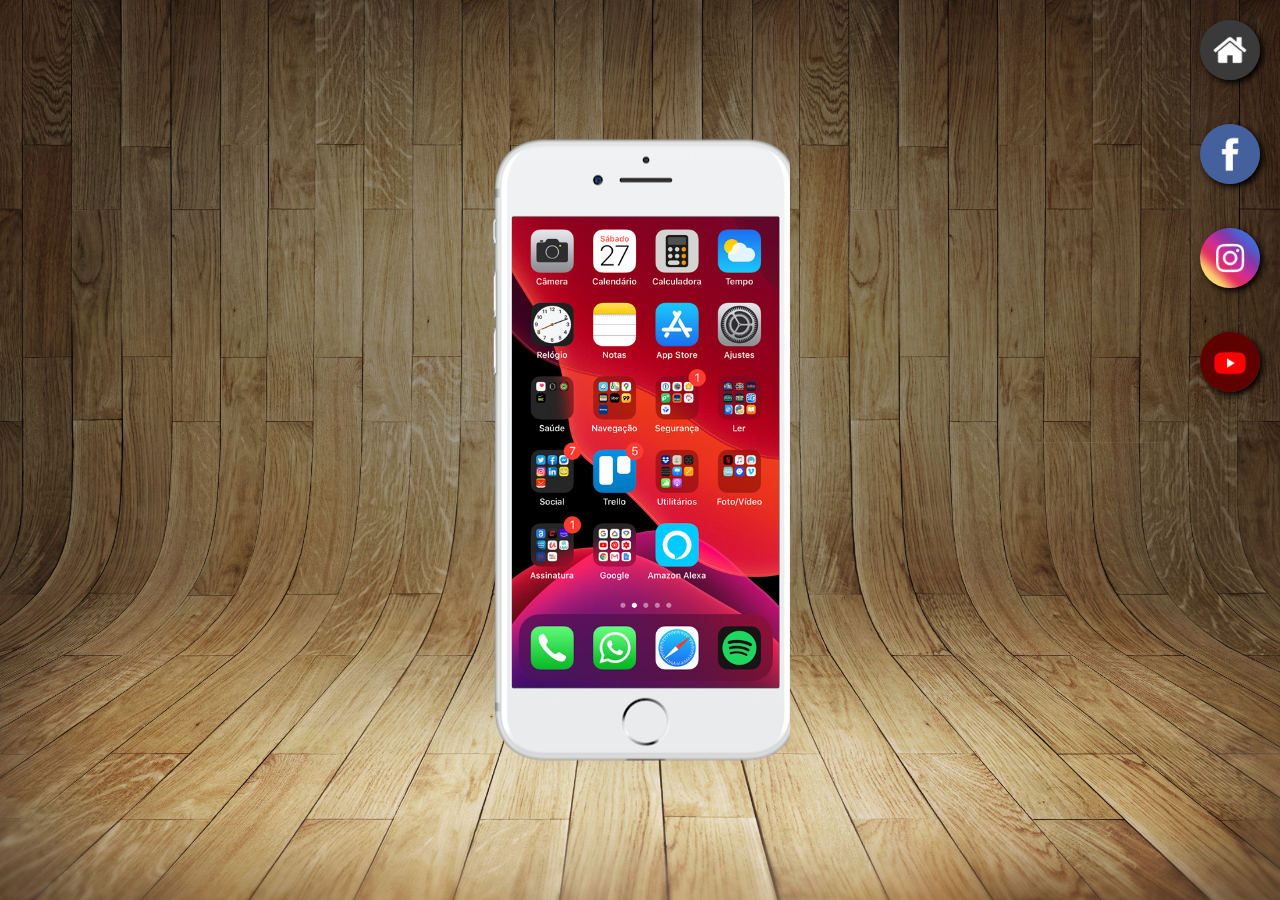
<file: index.html>
<!DOCTYPE html>
<html lang="pt-br">
<head>
    <meta charset="UTF-8">
    <meta name="viewport" content="width=device-width, initial-scale=1.0">
    <title>Portifilo-leo</title>
    <link rel="stylesheet" href="estilos/style.css">
    <link rel="shortcut icon" href="imagens/favicon.ico" type="image/x-icon">
</head>
<body>
    <main>
        <section id="telefone">
          <iframe src="home.html" name="tela" id="tela" frameborder="0"></iframe> 
        </section>
        <section id="rede-sociais">
            <a href="home.html" target="tela"><img src="imagens/logo-home.jpg" alt="home"></a><br>
            <a href="facebook.html" target="tela"><img src="imagens/logo-facebook.jpg" alt="logo-facebook"></a><br>
            <a href="instagram.html" target="tela"><img src="imagens/logo-instagram.jpg" alt="Instagram"></a><br>
            <a href="youtube.html" target="tela"><img src="imagens/logo-youtube.jpg" alt="Youtube"></a>
           
        </section>
    </main>
</body>
</html>
</file>
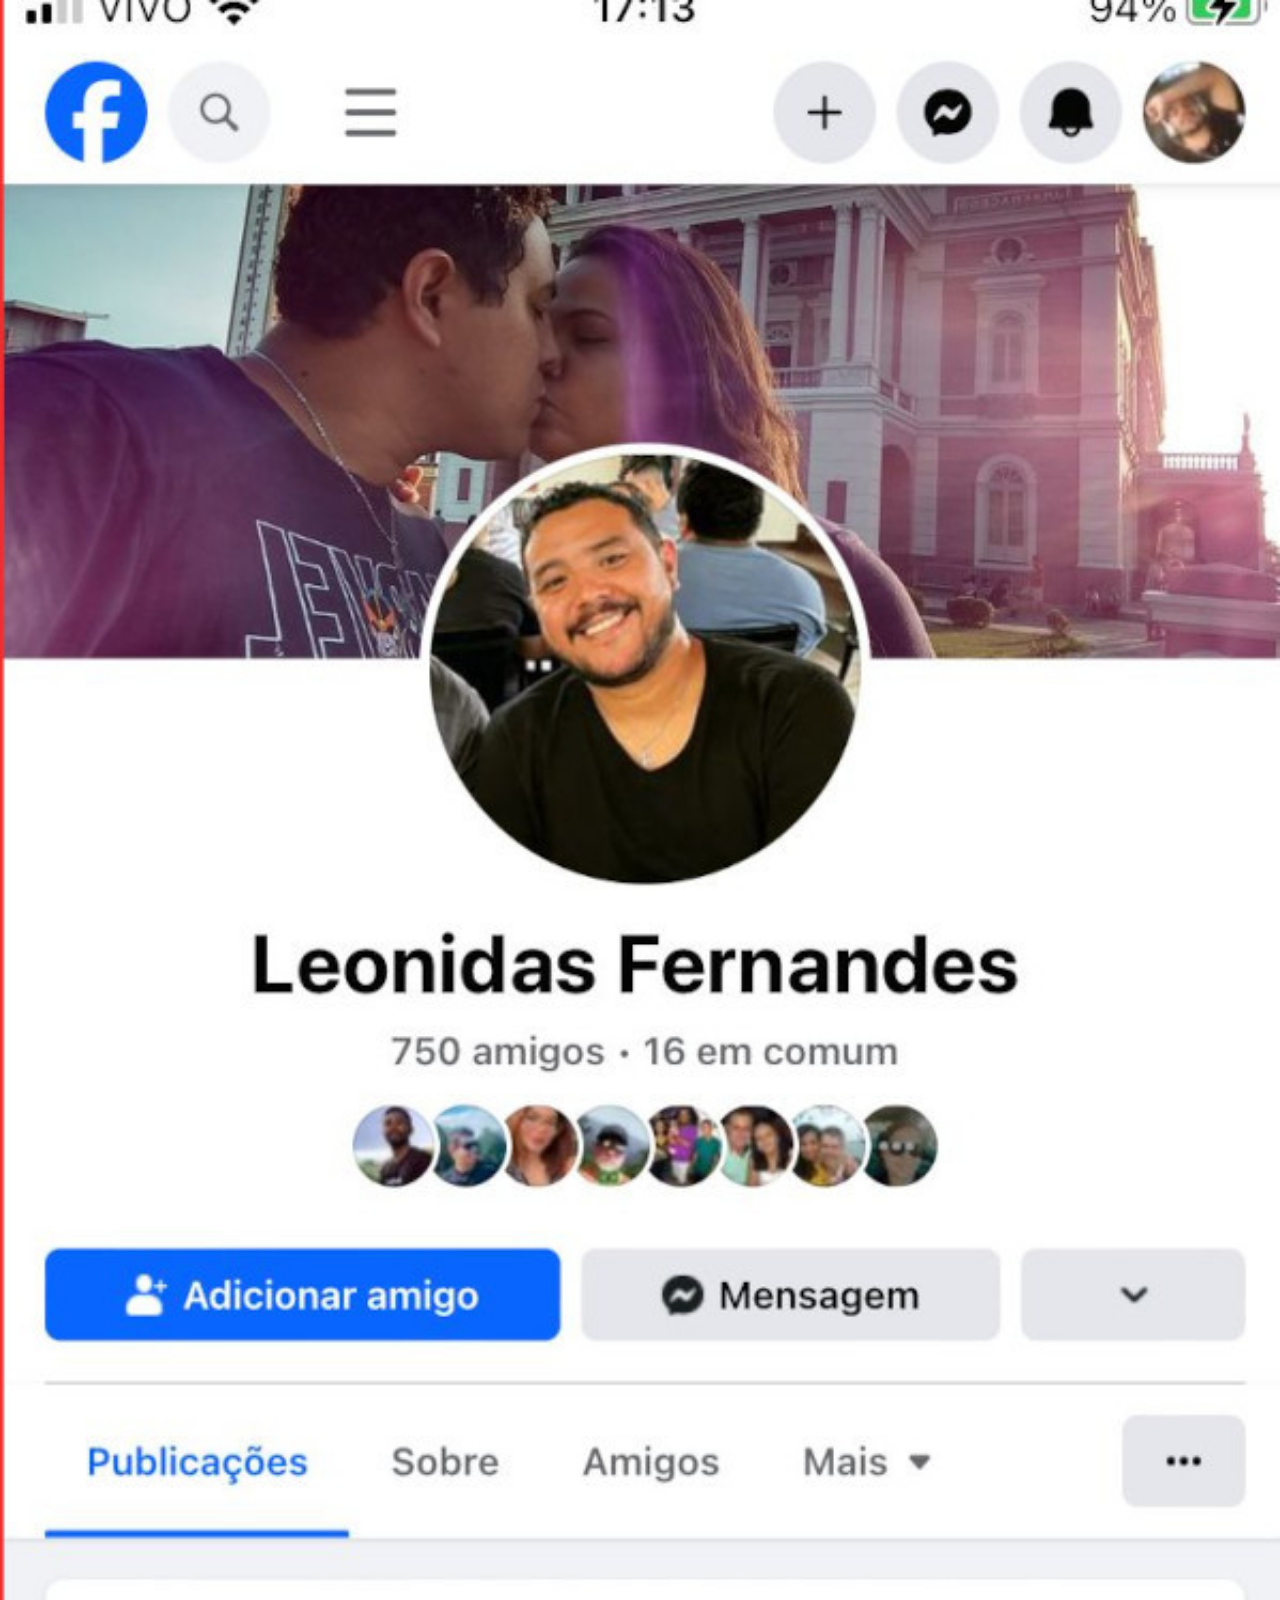
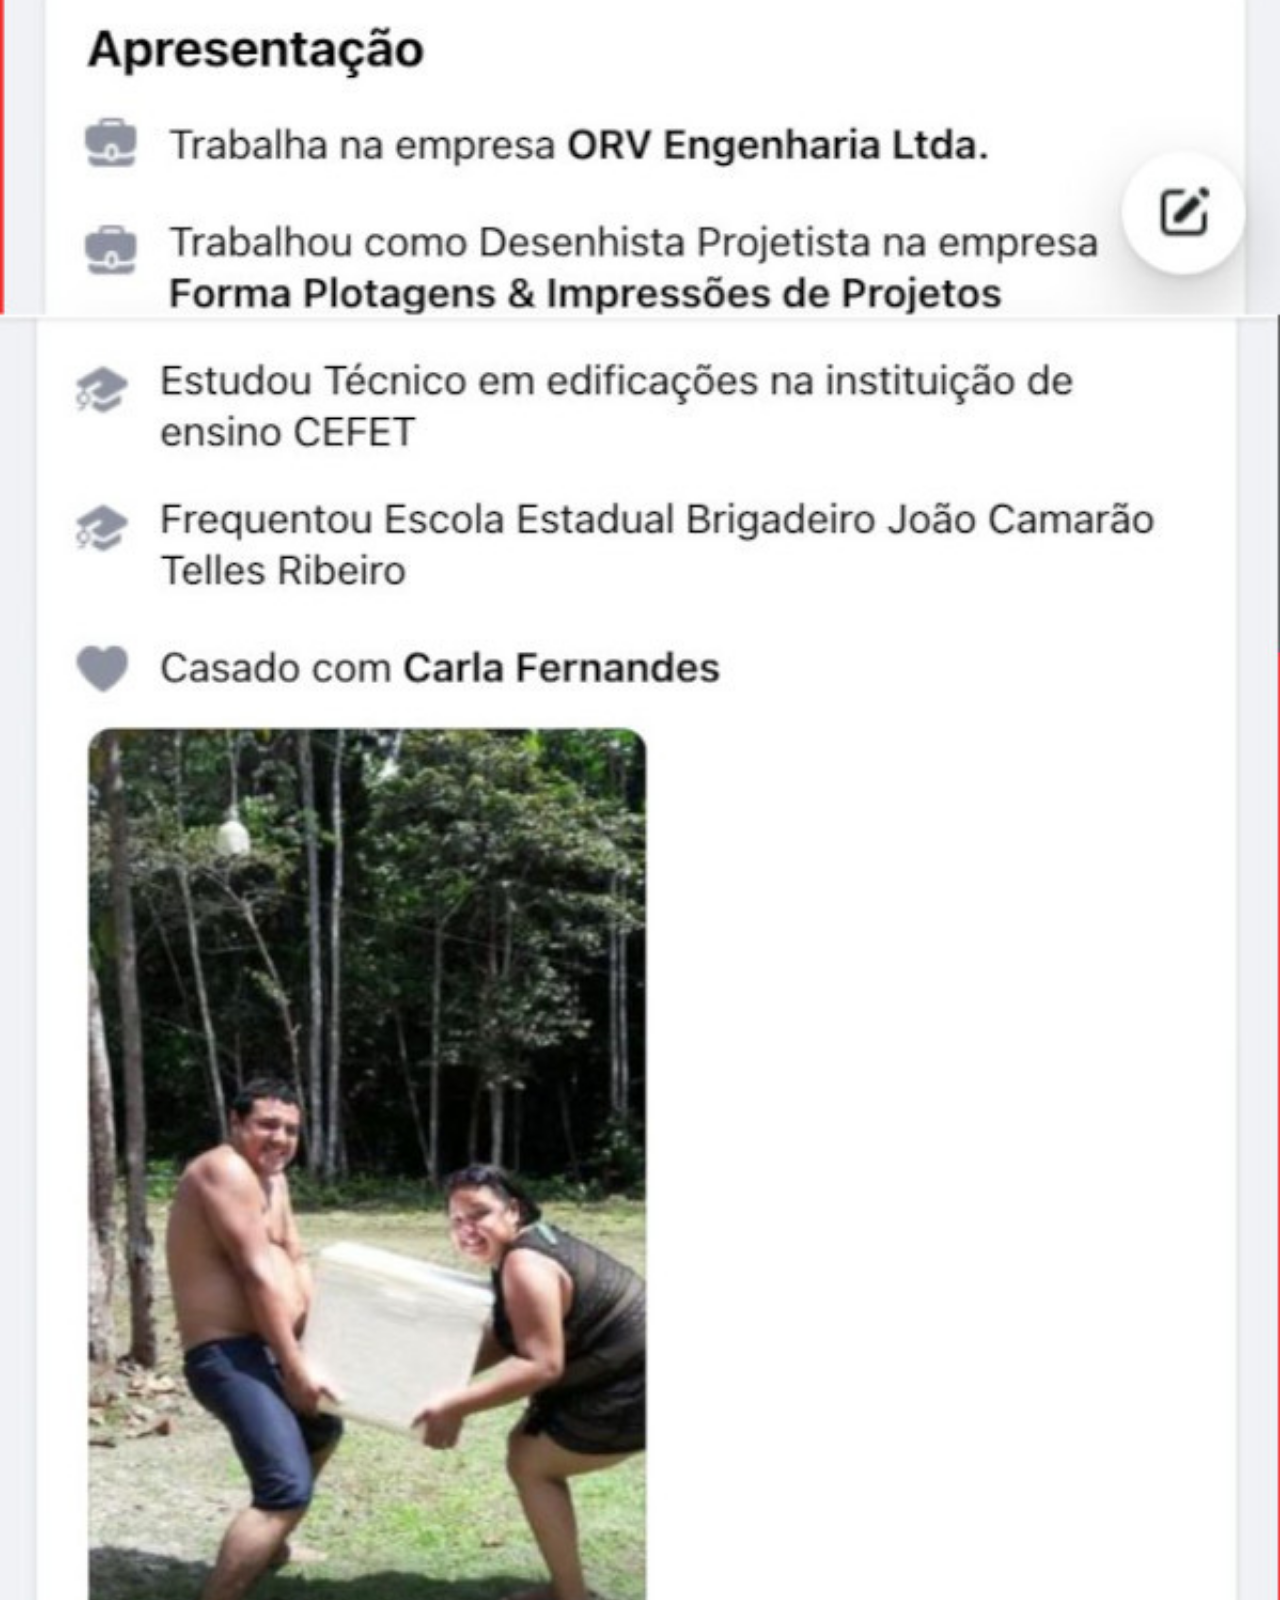
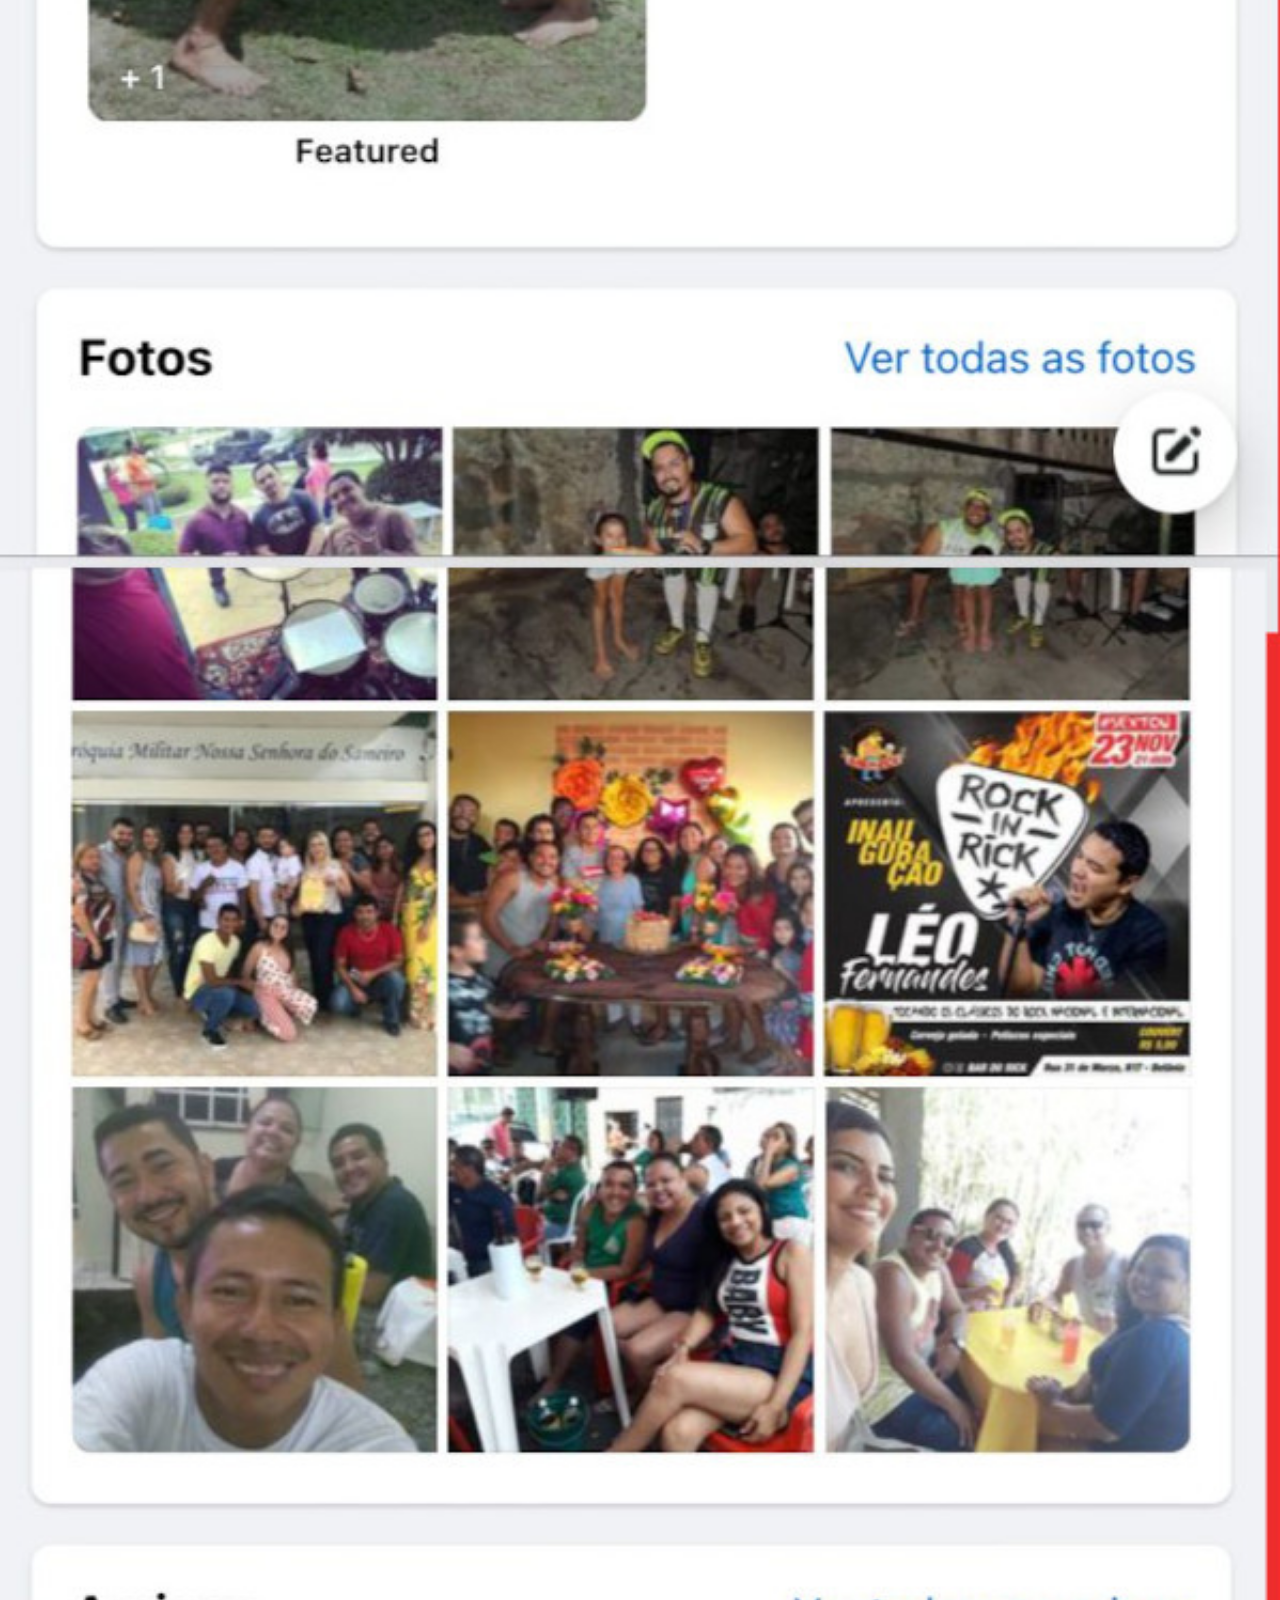
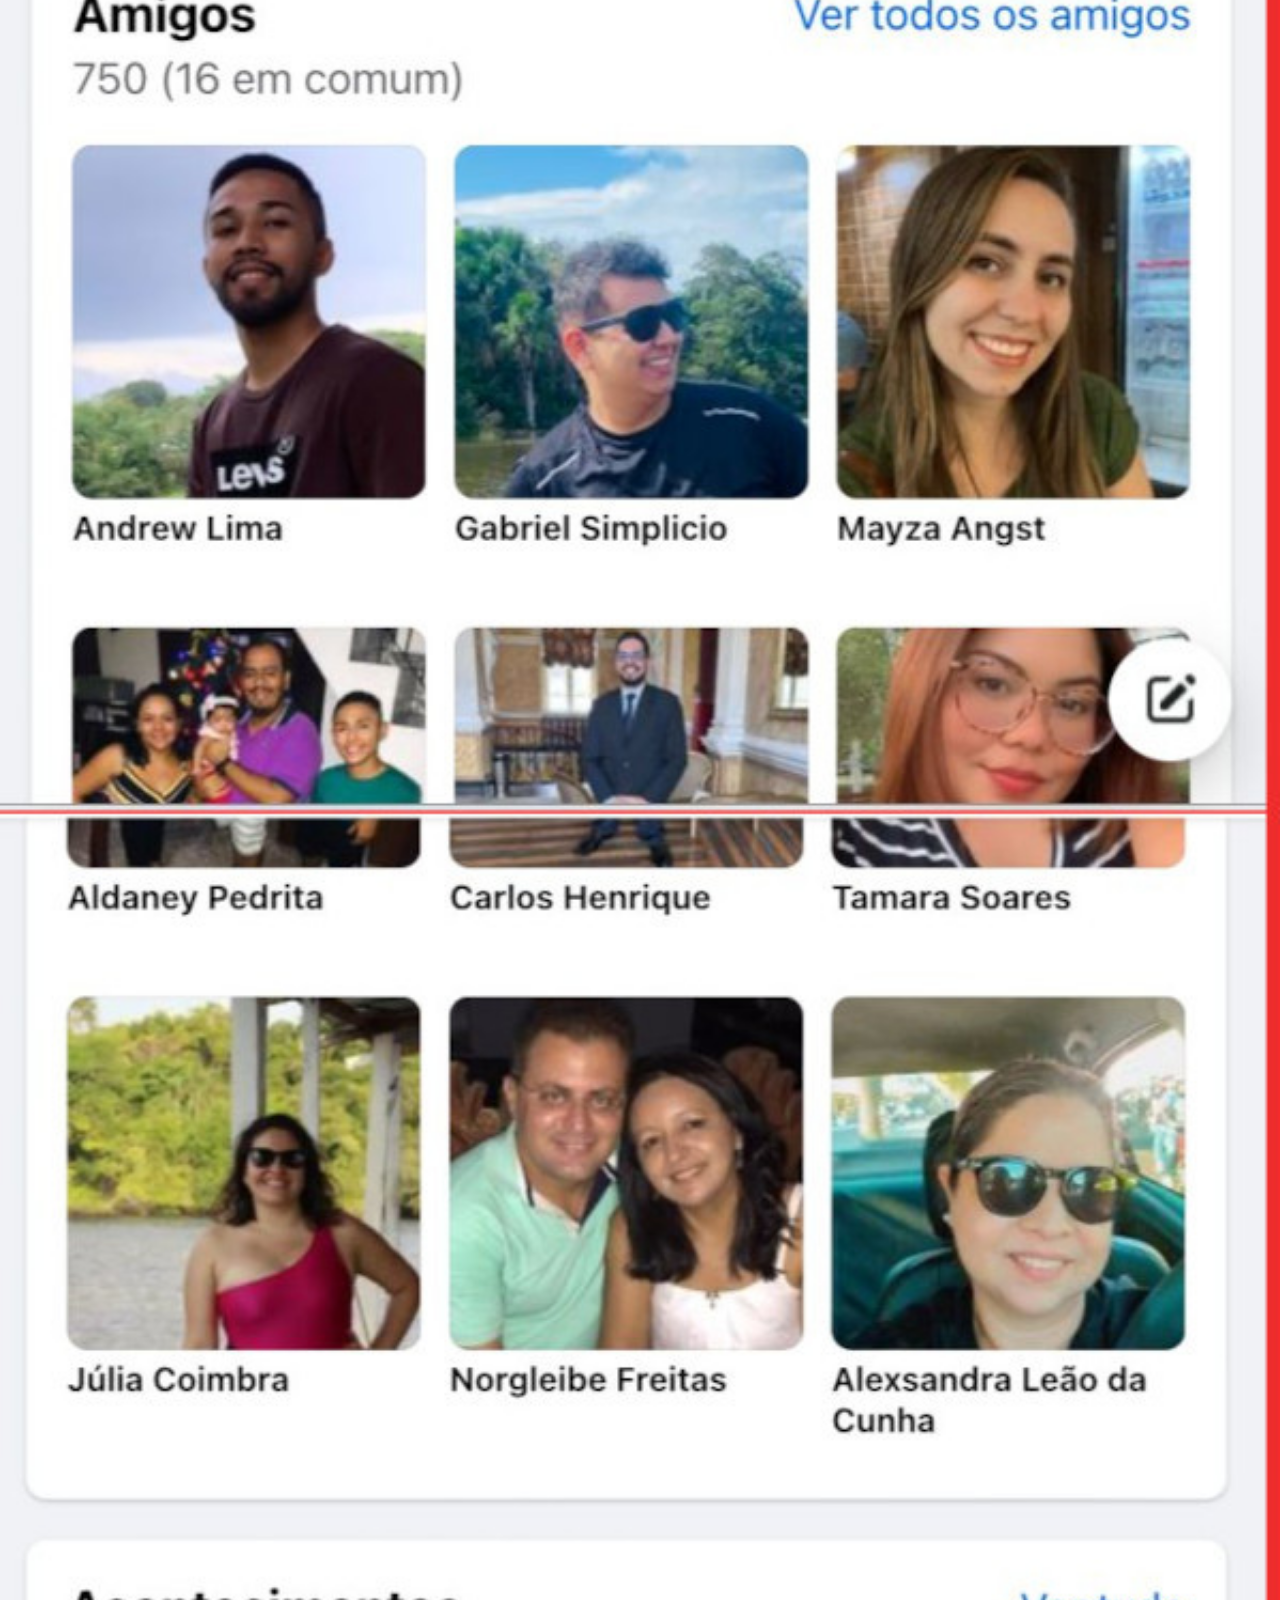
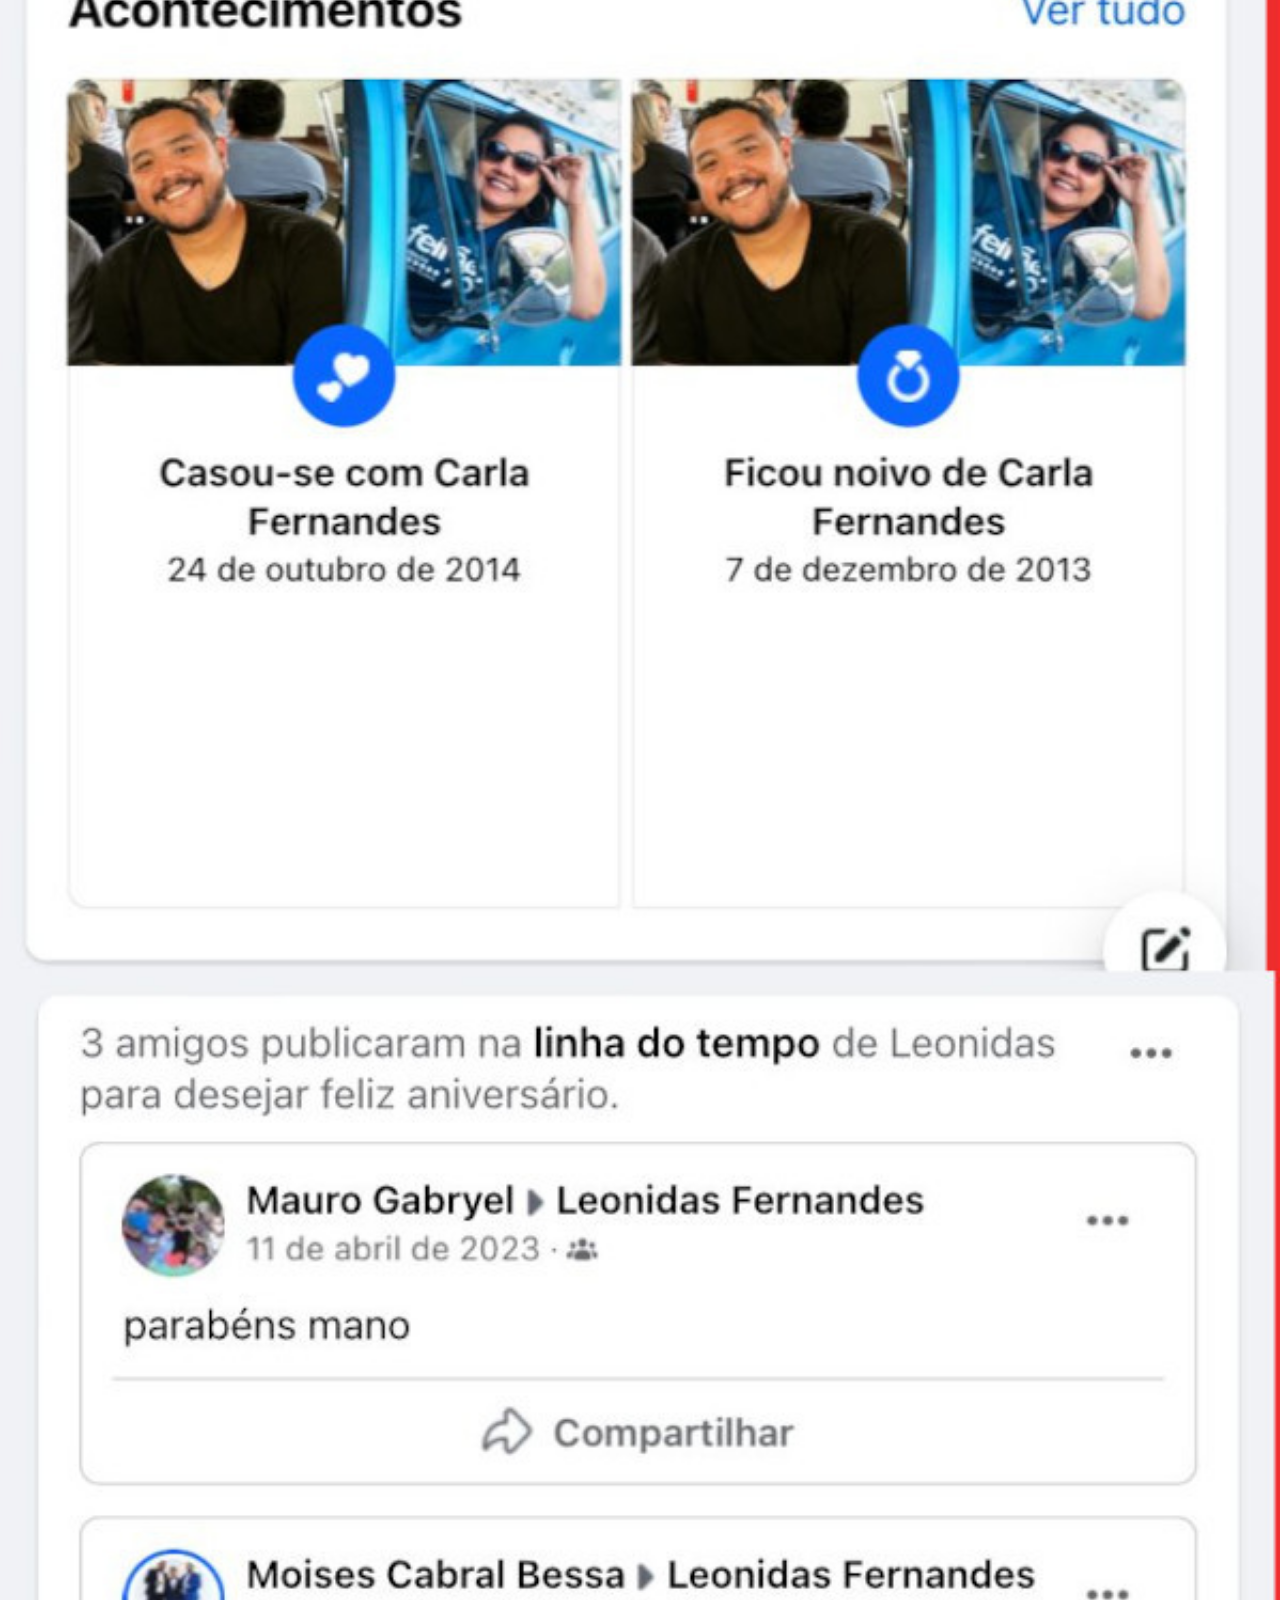
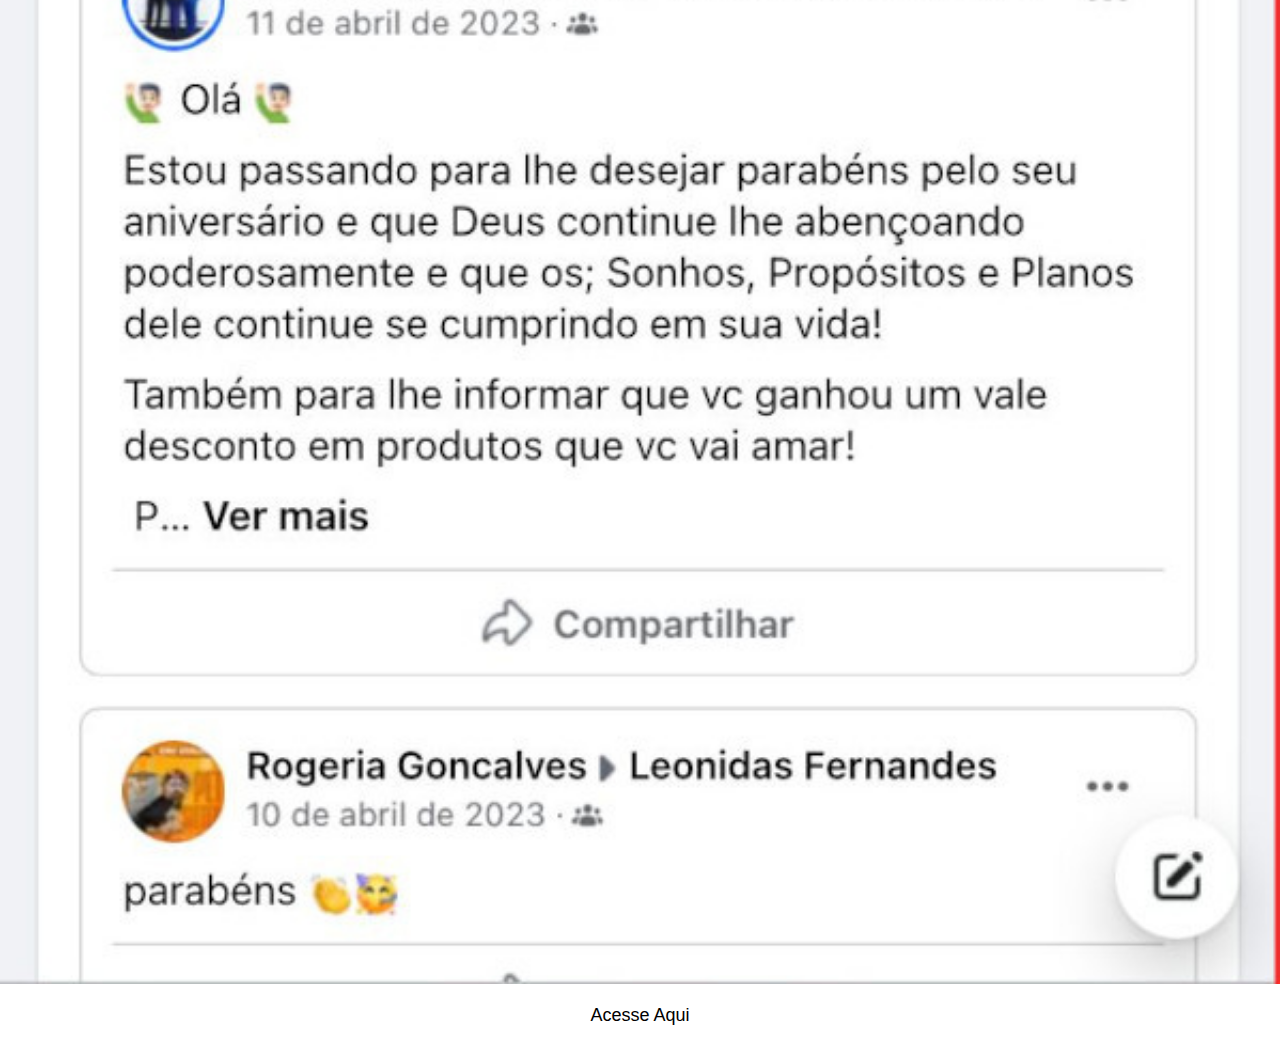
<file: facebook.html>
<!DOCTYPE html>
<html lang="en">
<head>
    <meta charset="UTF-8">
    <meta name="viewport" content="width=device-width, initial-scale=1.0">
    <link rel="stylesheet" href="estilos/social.css">
    <title>facebook</title>
</head>
<body>
    <img src="imagens/facebook.jpg" alt="facebook">
    <a href="https://www.facebook.com/leonidassfernandes" target="_blank">Acesse Aqui</a>
</body>
</html>
</file>
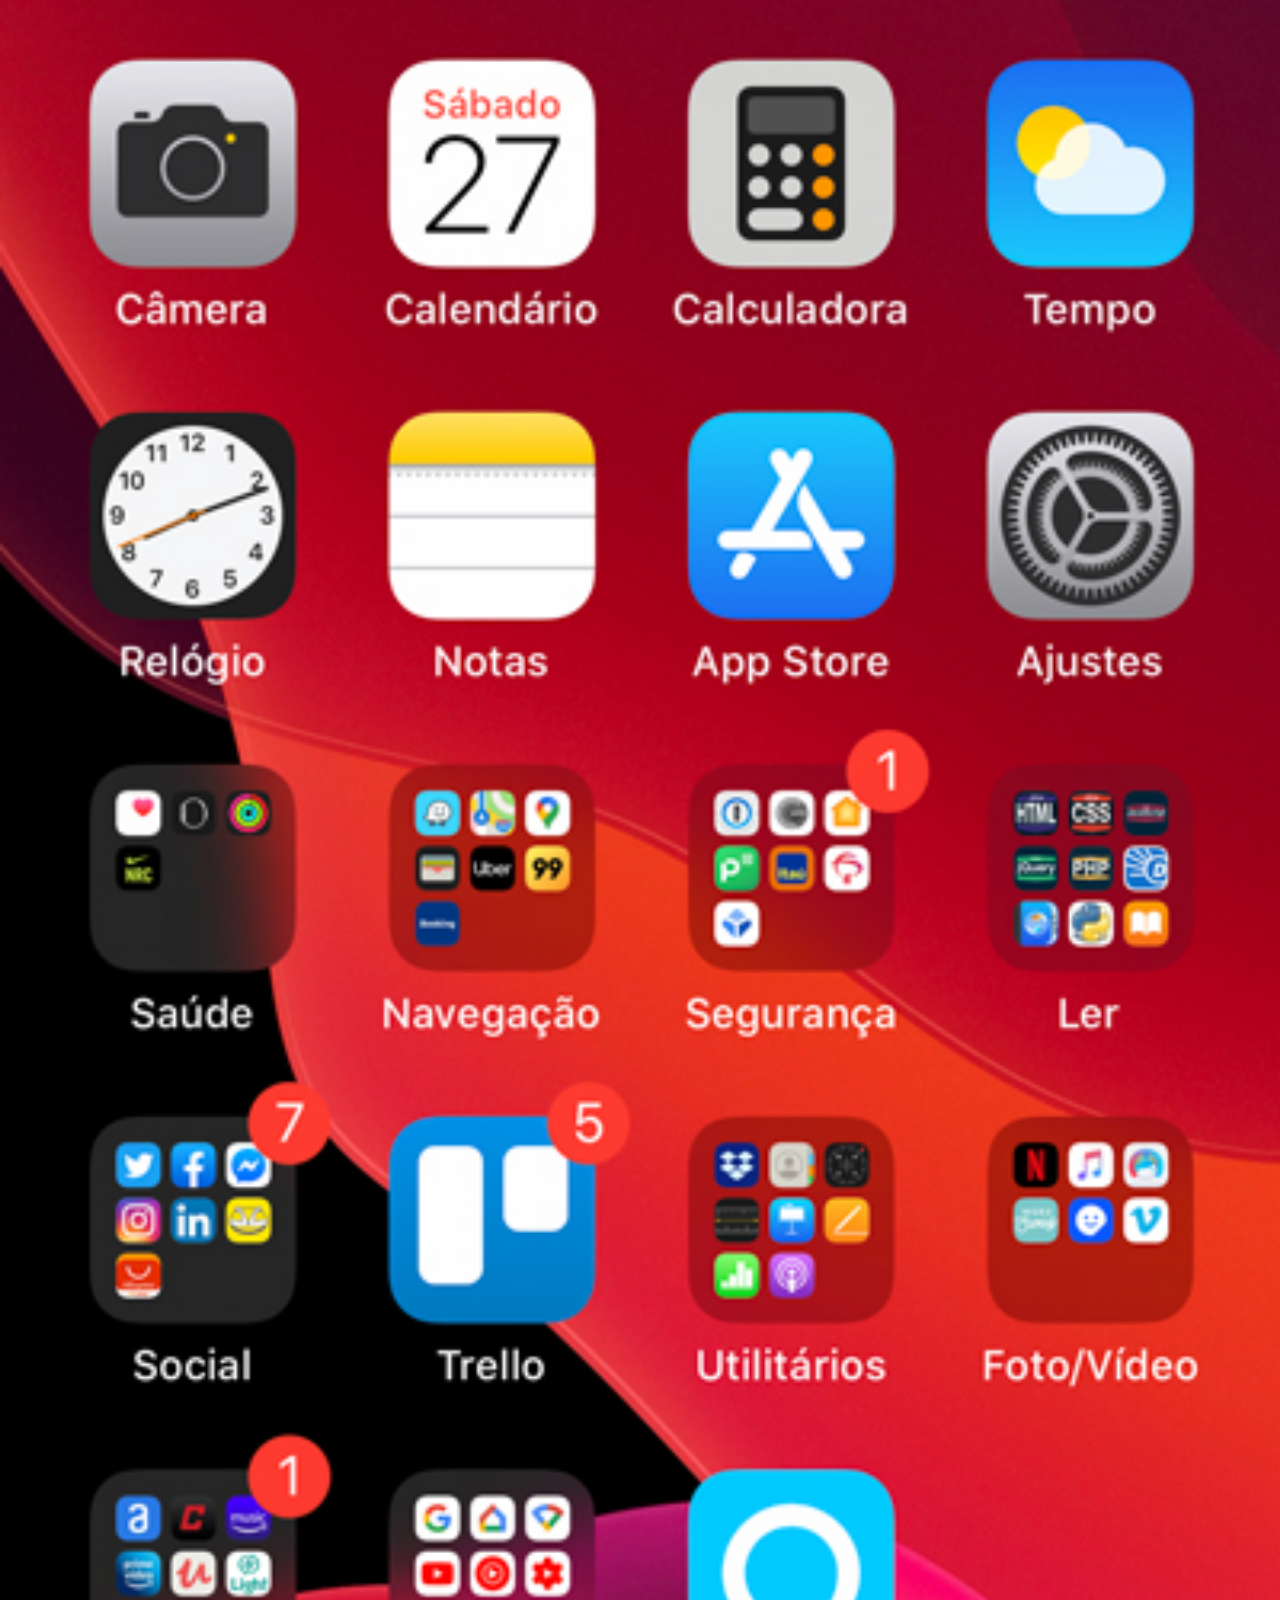
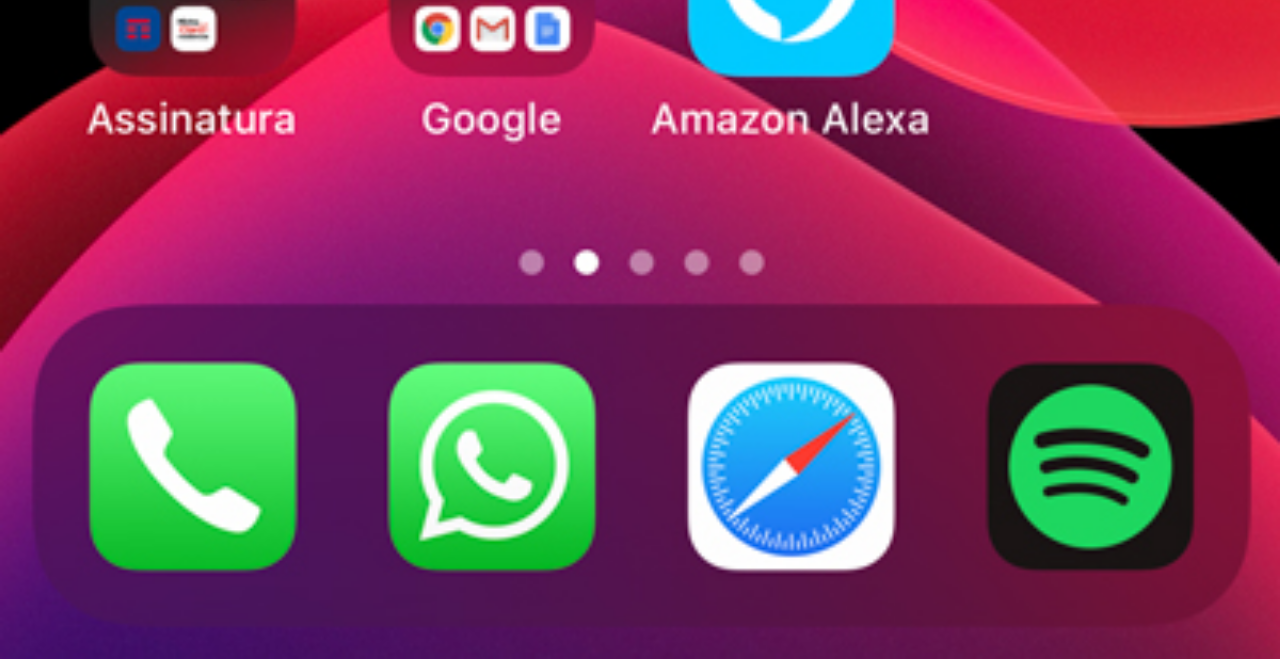
<file: home.html>
<!DOCTYPE html>
<html lang="pt-br">
<head>
    <meta charset="UTF-8">
    <meta name="viewport" content="width=device-width, initial-scale=1.0">
    <title>home</title>
    <style>
        *{
            margin: 0px;
            padding: 0px;
        }
        ::-webkit-scrollbar{
            width: 0;
            height: 0;
        }
        img{
            width: 100vw;
            background-repeat: no-repeat;
            background-size: cover;
        }
    </style>
</head>
<body>
    <img src="imagens/tela-home.jpg" alt="home">
</body>
</html>
</file>
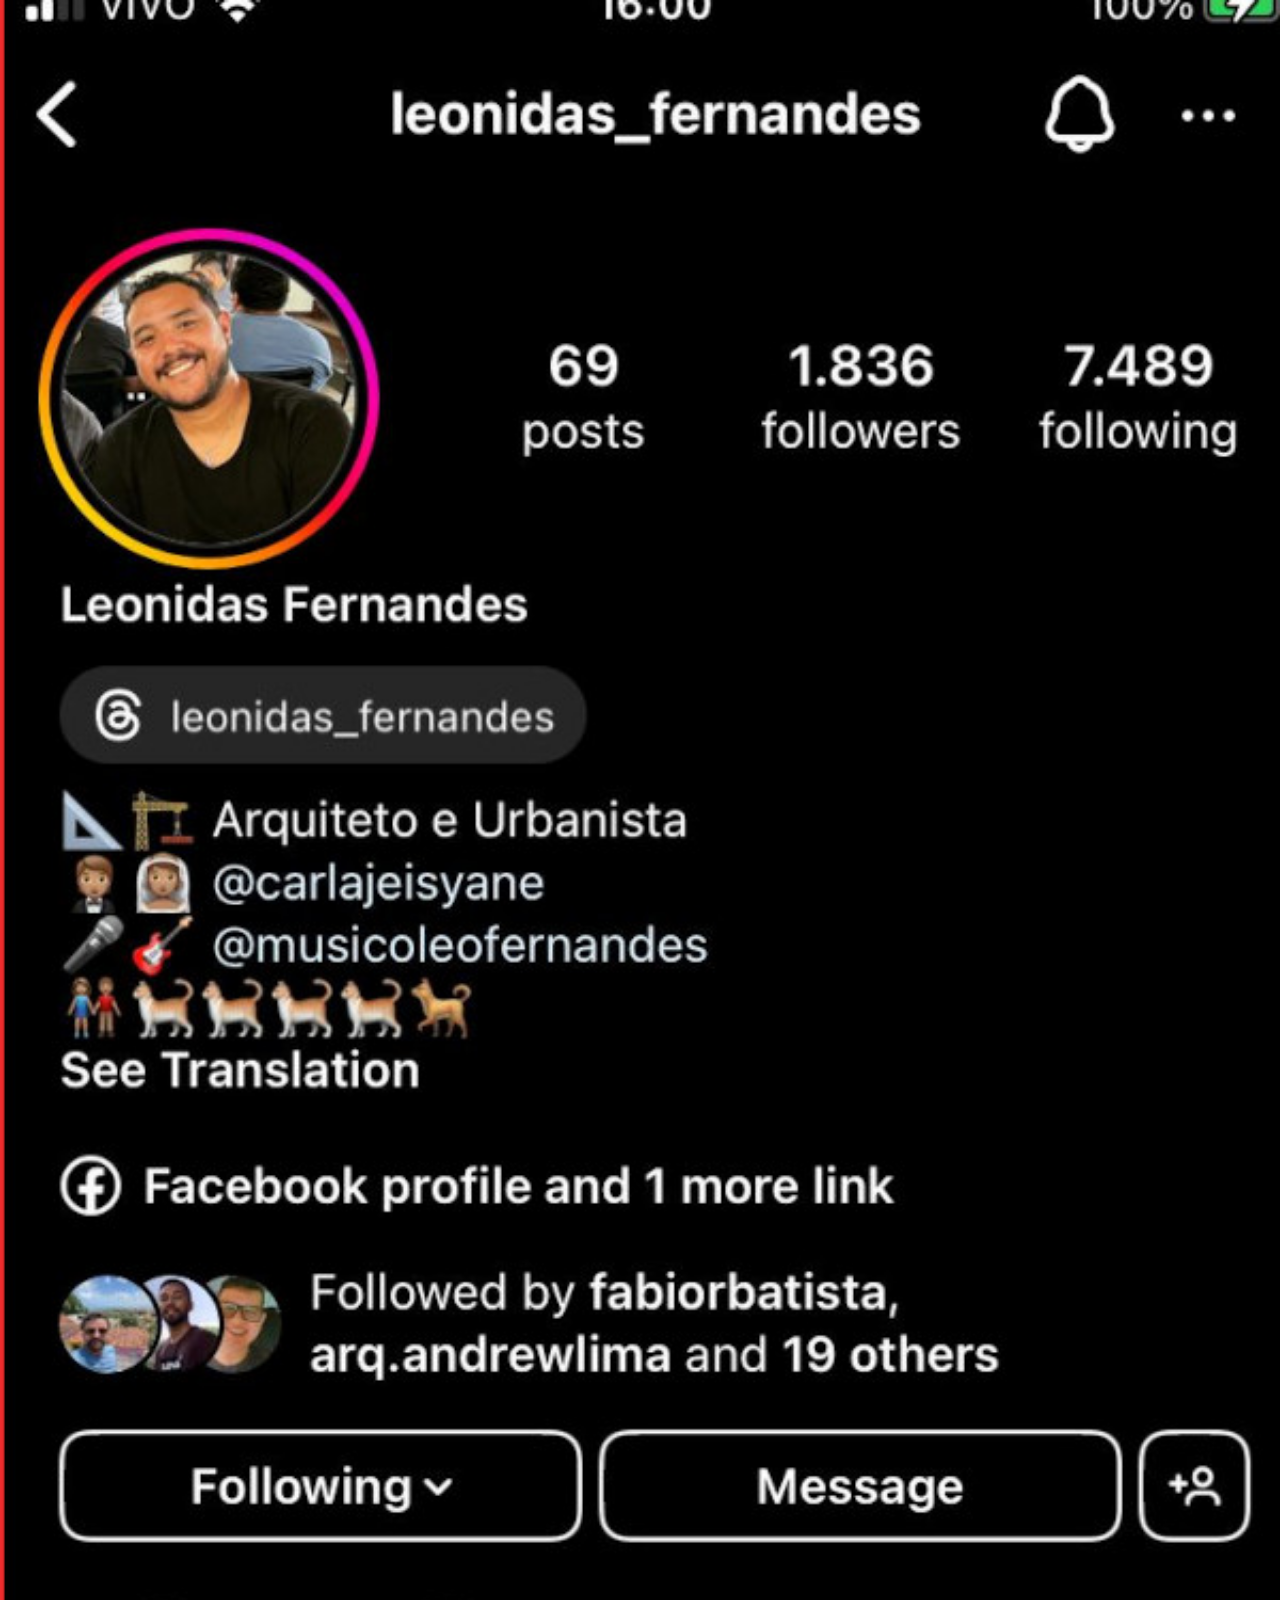
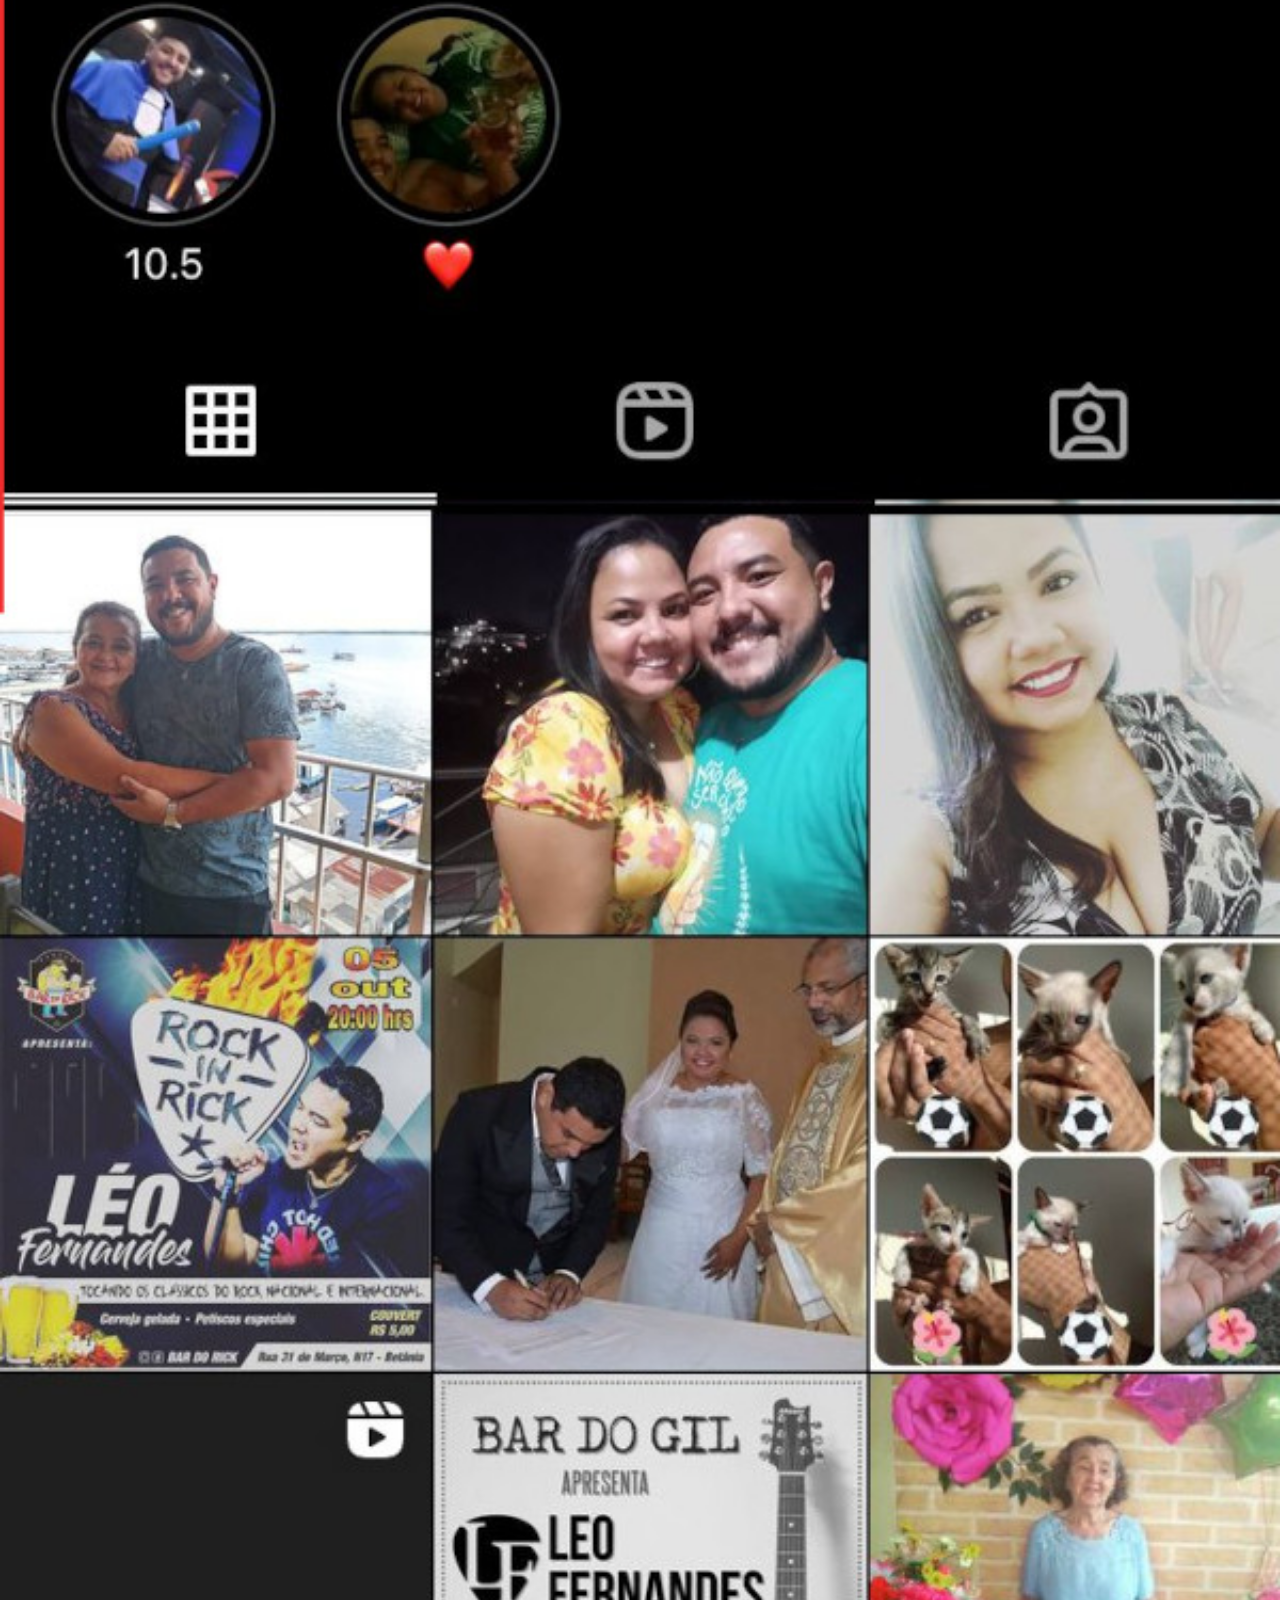
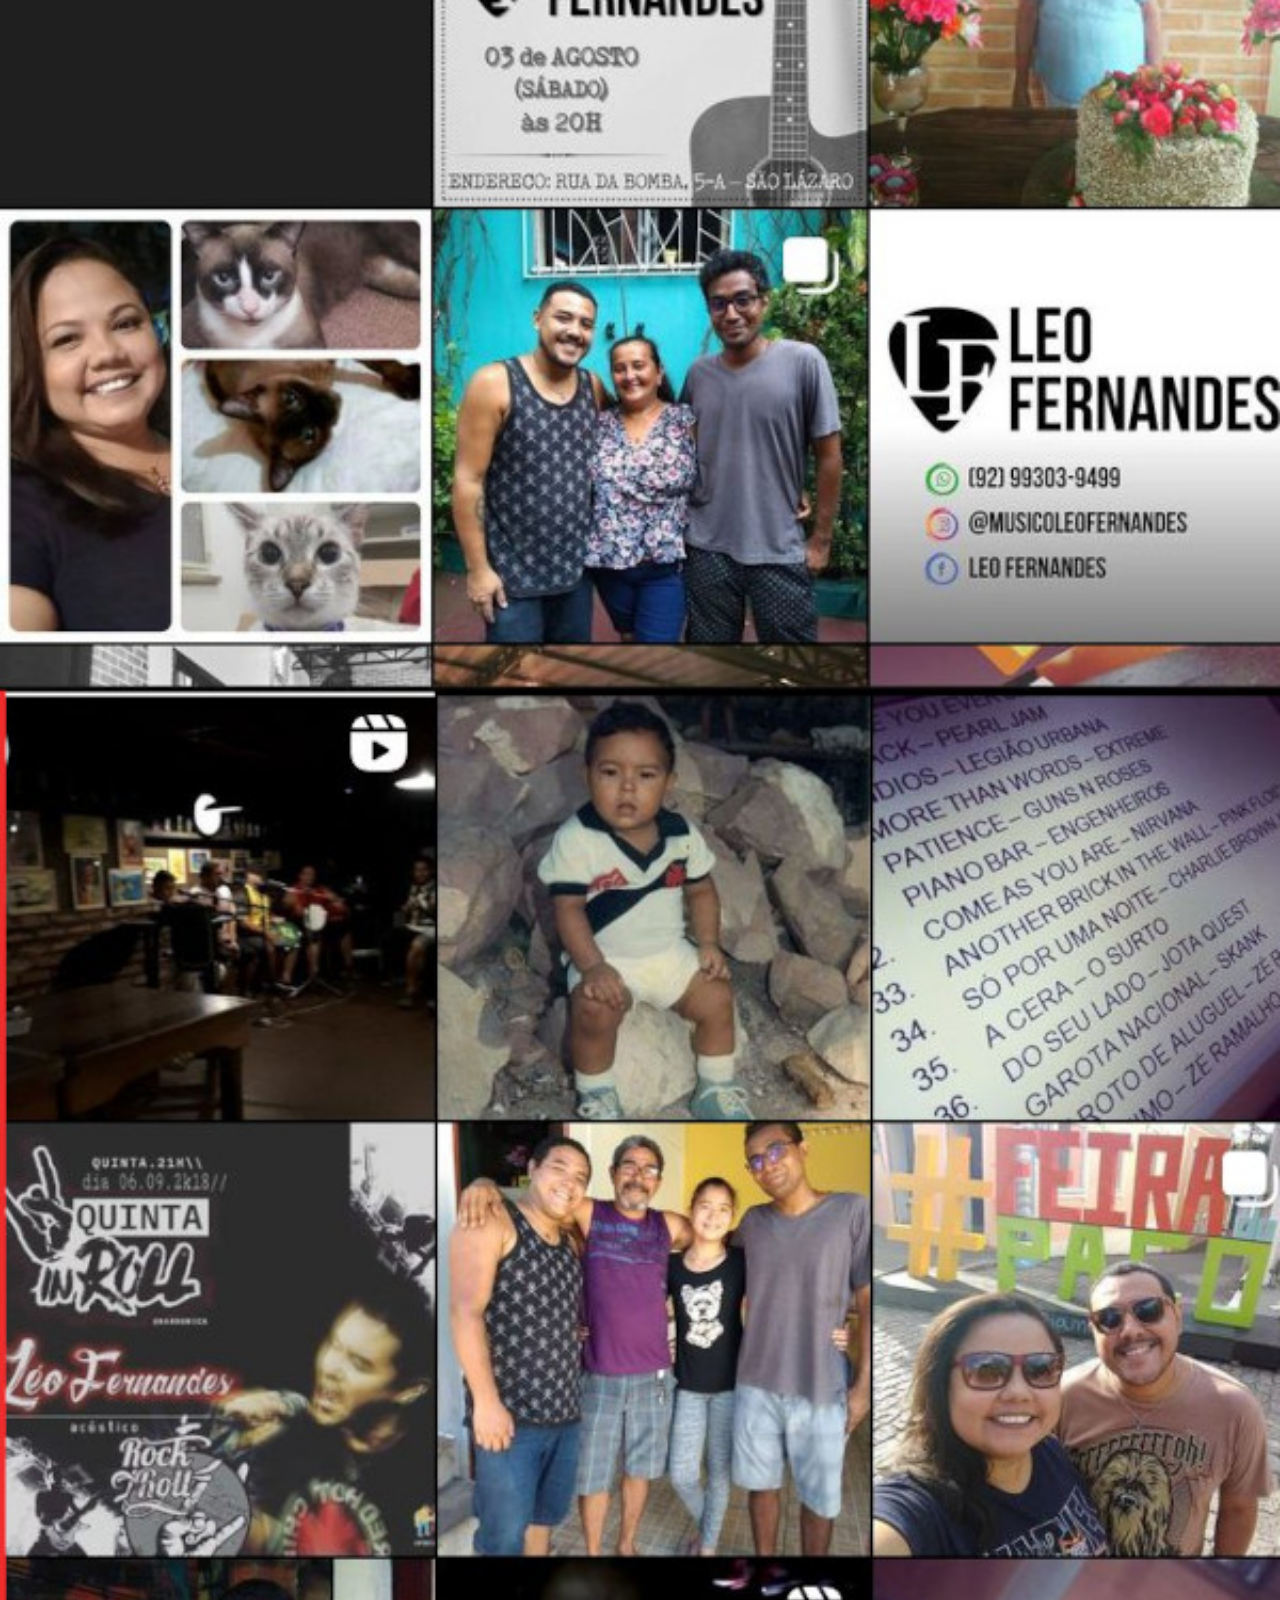
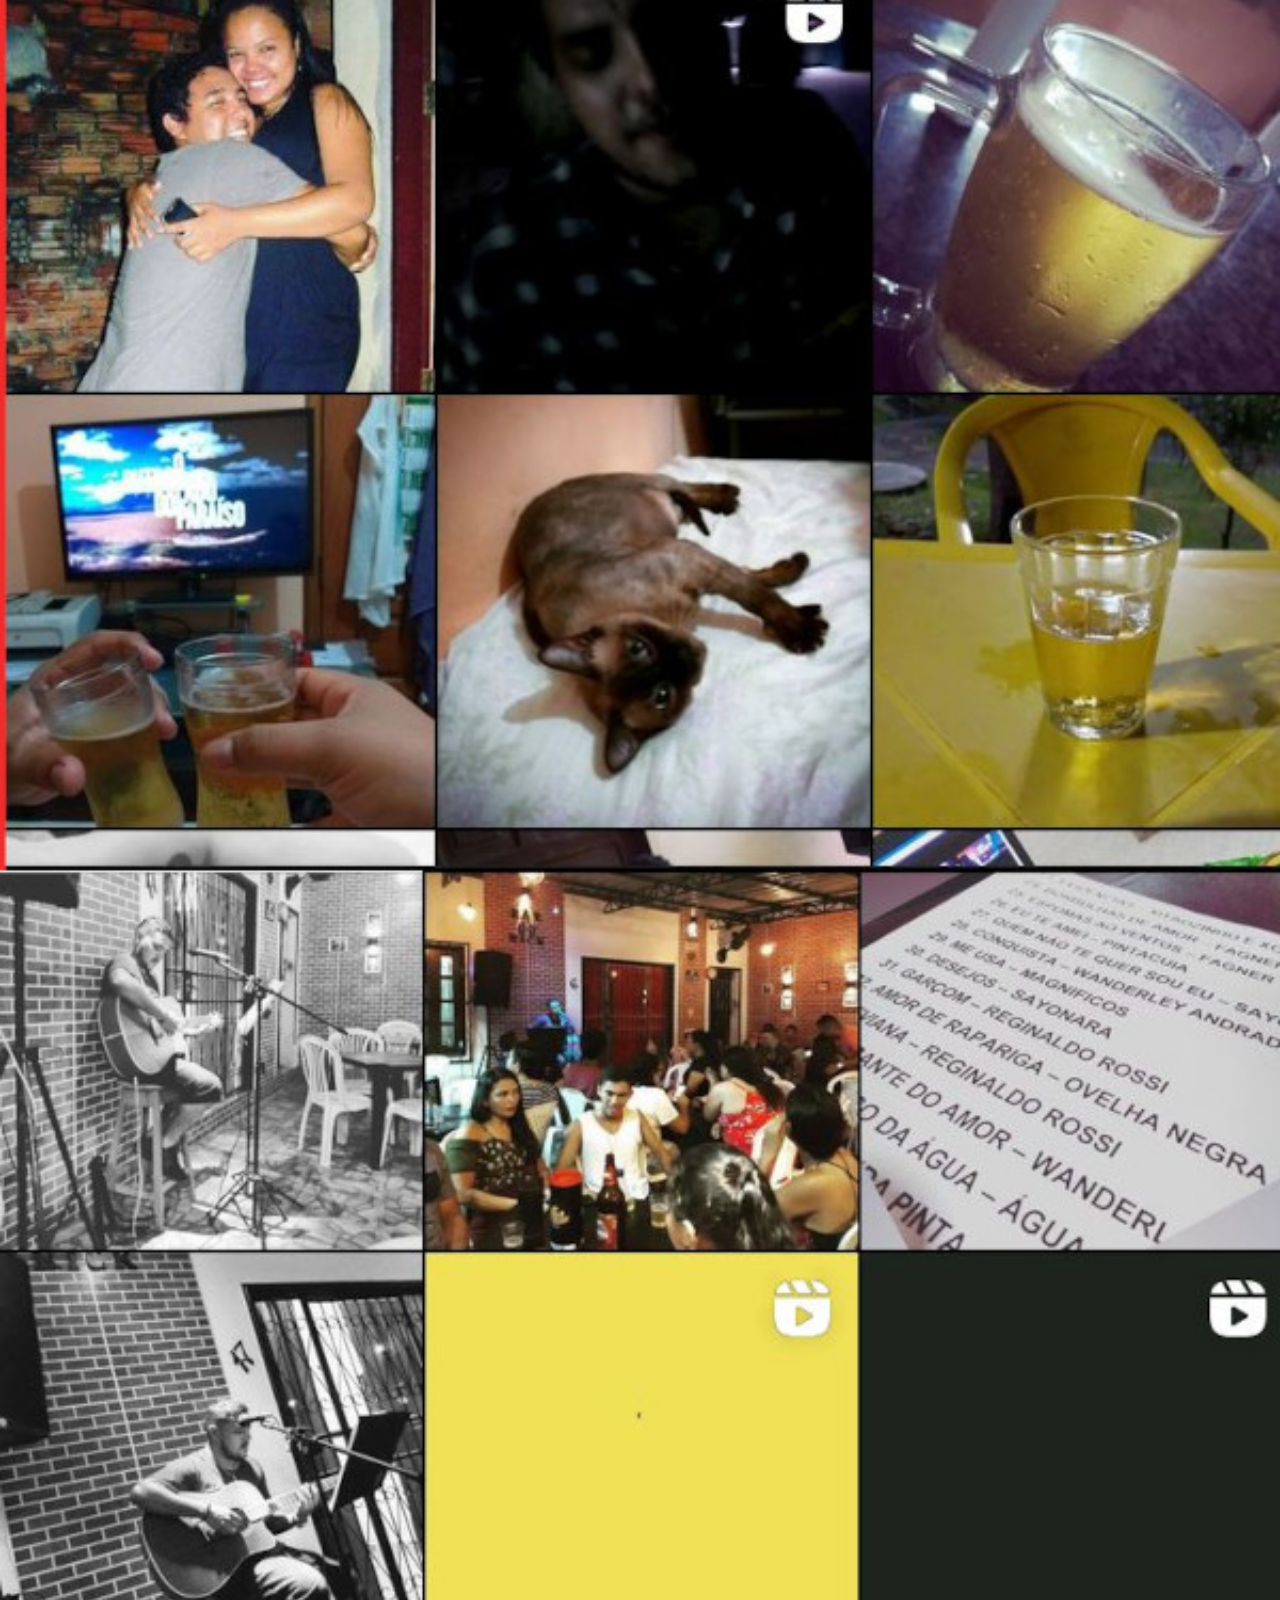
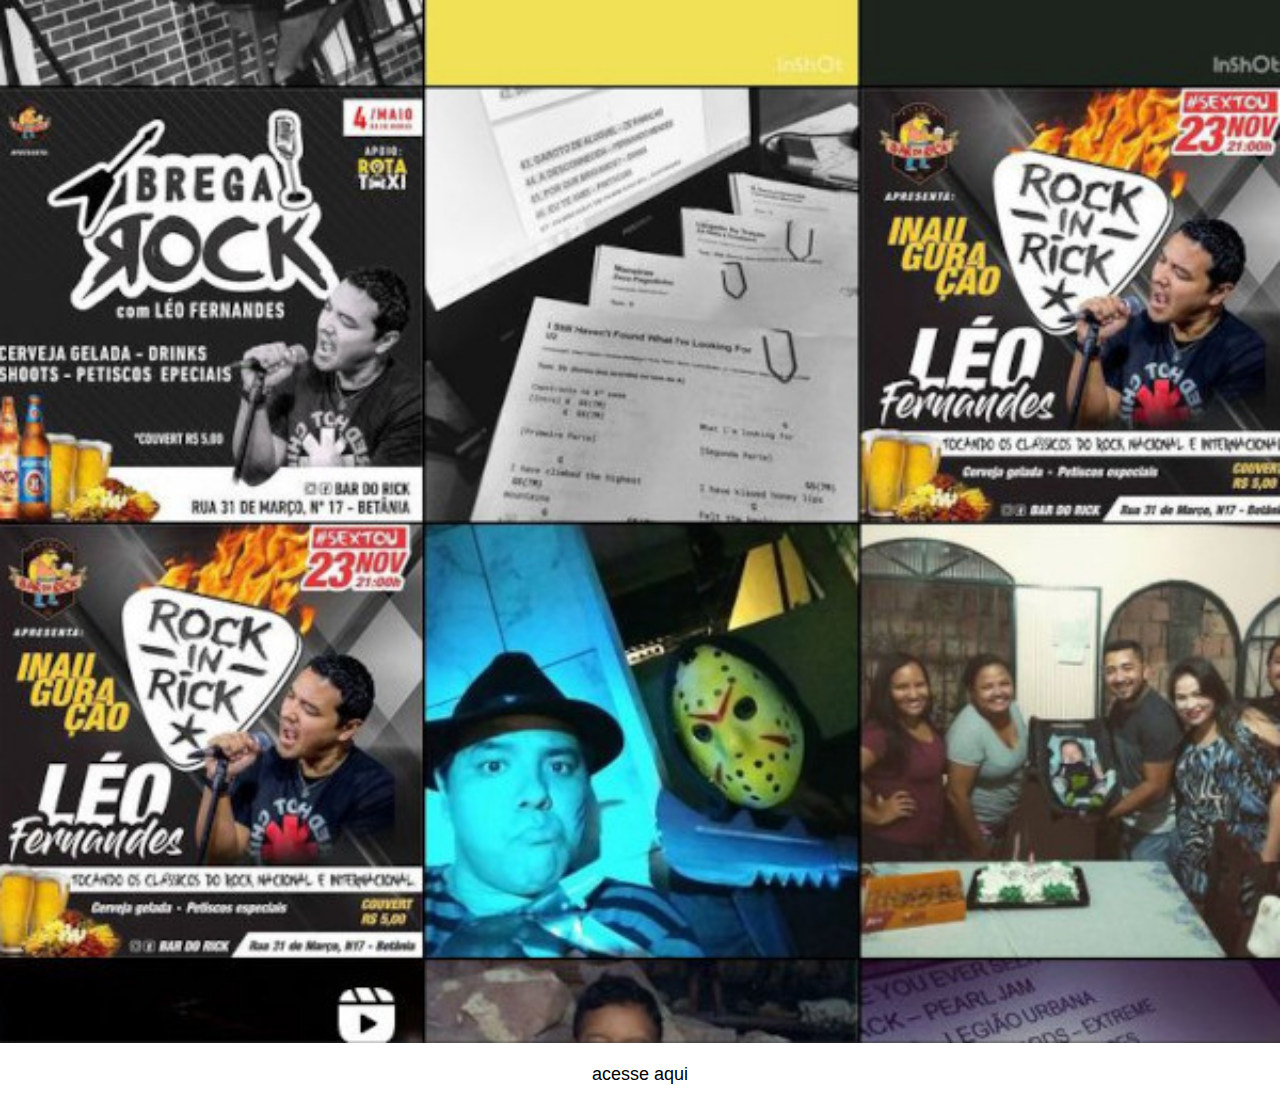
<file: instagram.html>
<!DOCTYPE html>
<html lang="en">
<head>
    <meta charset="UTF-8">
    <meta name="viewport" content="width=device-width, initial-scale=1.0">
    <title>Document</title>
    <link rel="stylesheet" href="estilos/social.css">
</head>
<body>
    <img src="imagens/tela_instagram.jpg" alt="tela">
    <a href="https://www.instagram.com/leonidas_fernandes/" target="_blank">acesse aqui</a>
</body>
</html>
</file>
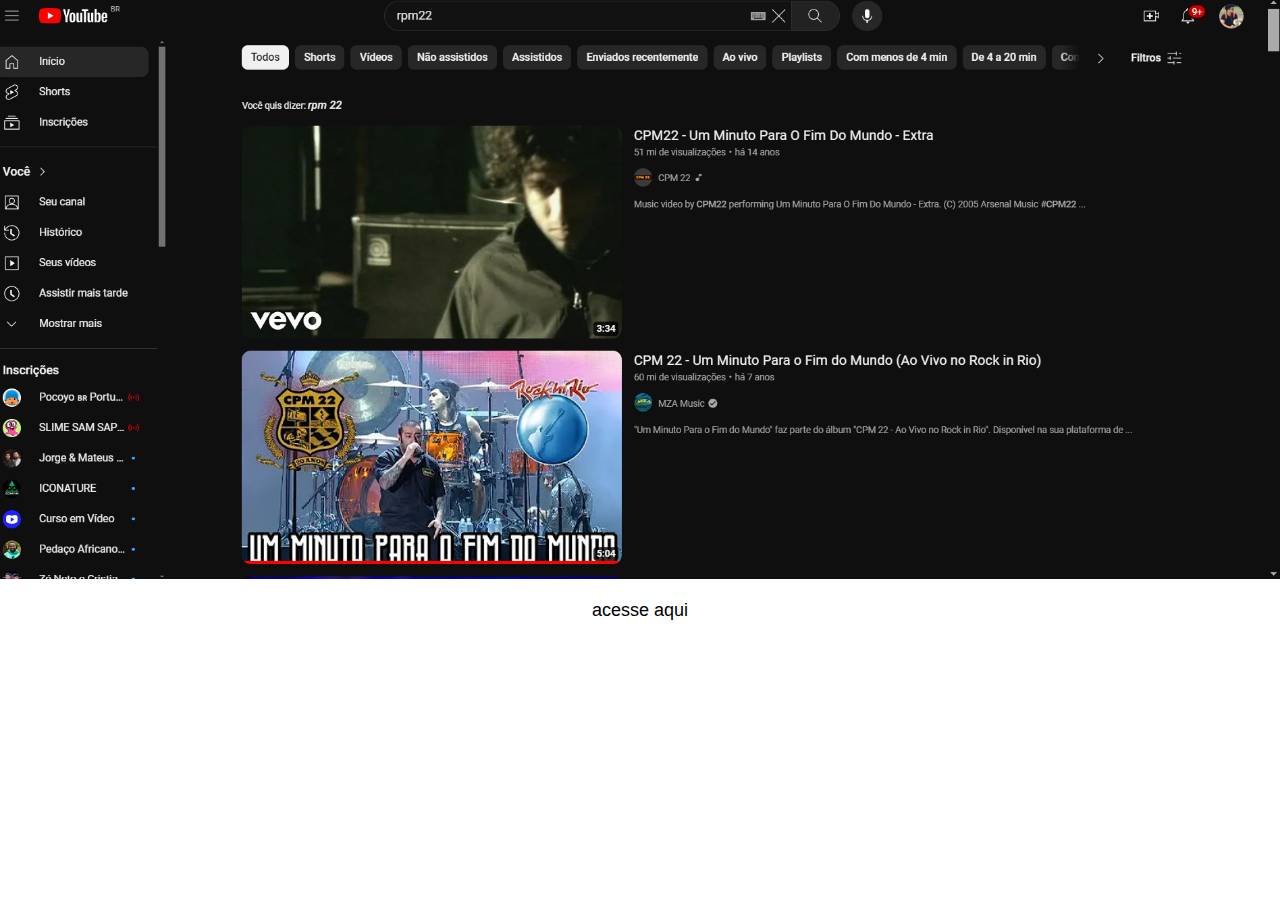
<file: youtube.html>
<!DOCTYPE html>
<html lang="en">
<head>
    <meta charset="UTF-8">
    <meta name="viewport" content="width=device-width, initial-scale=1.0">
    <link rel="stylesheet" href="estilos/social.css">
    <title>youtube</title>
</head>
<body>
    <img src="imagens/Captura de tela 2024-03-20 165931.png" alt="">
    <a href="https://www.youtube.com/watch?v=TqOMV6NsqrI" target="_blank">acesse aqui</a>
</body>
</html>
</file>
<file: estilos/style.css>
@charset "UTF-8";

*{
    margin: 0px;
    padding: 0px;
}


html,body{
    font-family: Arial, Helvetica, sans-serif;
    height: 100vh;
    width: 100vw;   
    
}
body{
    /* quando de fundo configurar no body*/
    background-image: url(../imagens/fundo-madeira.jpg);
    background-repeat: no-repeat;
    background-position: top center;
    background-size: cover;
    background-attachment: fixed;
}

main{
   position: relative;
   height: 100vh;
  

}
section#telefone{
    
    position: absolute;
    top:50%;
    left: 50%;
    transform: translate(-50% ,-50%);
    width: 300px;
    height: 627px;
    background-image: url(../imagens/frame-iphone.png);
    background-size: cover;
    

}
iframe#tela{
    position: relative;
    top:80px;
    left:22px;
    width: 267px;
    height: 471px;

}
section#rede-sociais{
    text-align: right;
}
section#rede-sociais img{
    width: 60px;
    margin: 20px;
    border-radius: 50%;
    box-shadow: 3px 3px 6px black; 
    transition: all 1s;
    
    
}
section#rede-sociais img:hover{
    width: 70px;
    transform: translate(-10%,-10%);
   
}
</file>
<file: estilos/social.css>
@charset "UTF-8";

*{
    margin: 0px;
    padding: 0px;
    font-family: Arial, Helvetica, sans-serif;
}
::-webkit-scrollbar{
    width: 0;
    height: 0;
}
img{
    width: 100vw;
}

a{
    display: block;
    background-color: white;
    color: black;
    font-size: large;
    text-align: center;
    text-decoration: none;
    margin: -3px;
    padding: 20px;
    transition: .7s;
}
a:hover{
    background-color: black;
    color: white;
}
</file>
